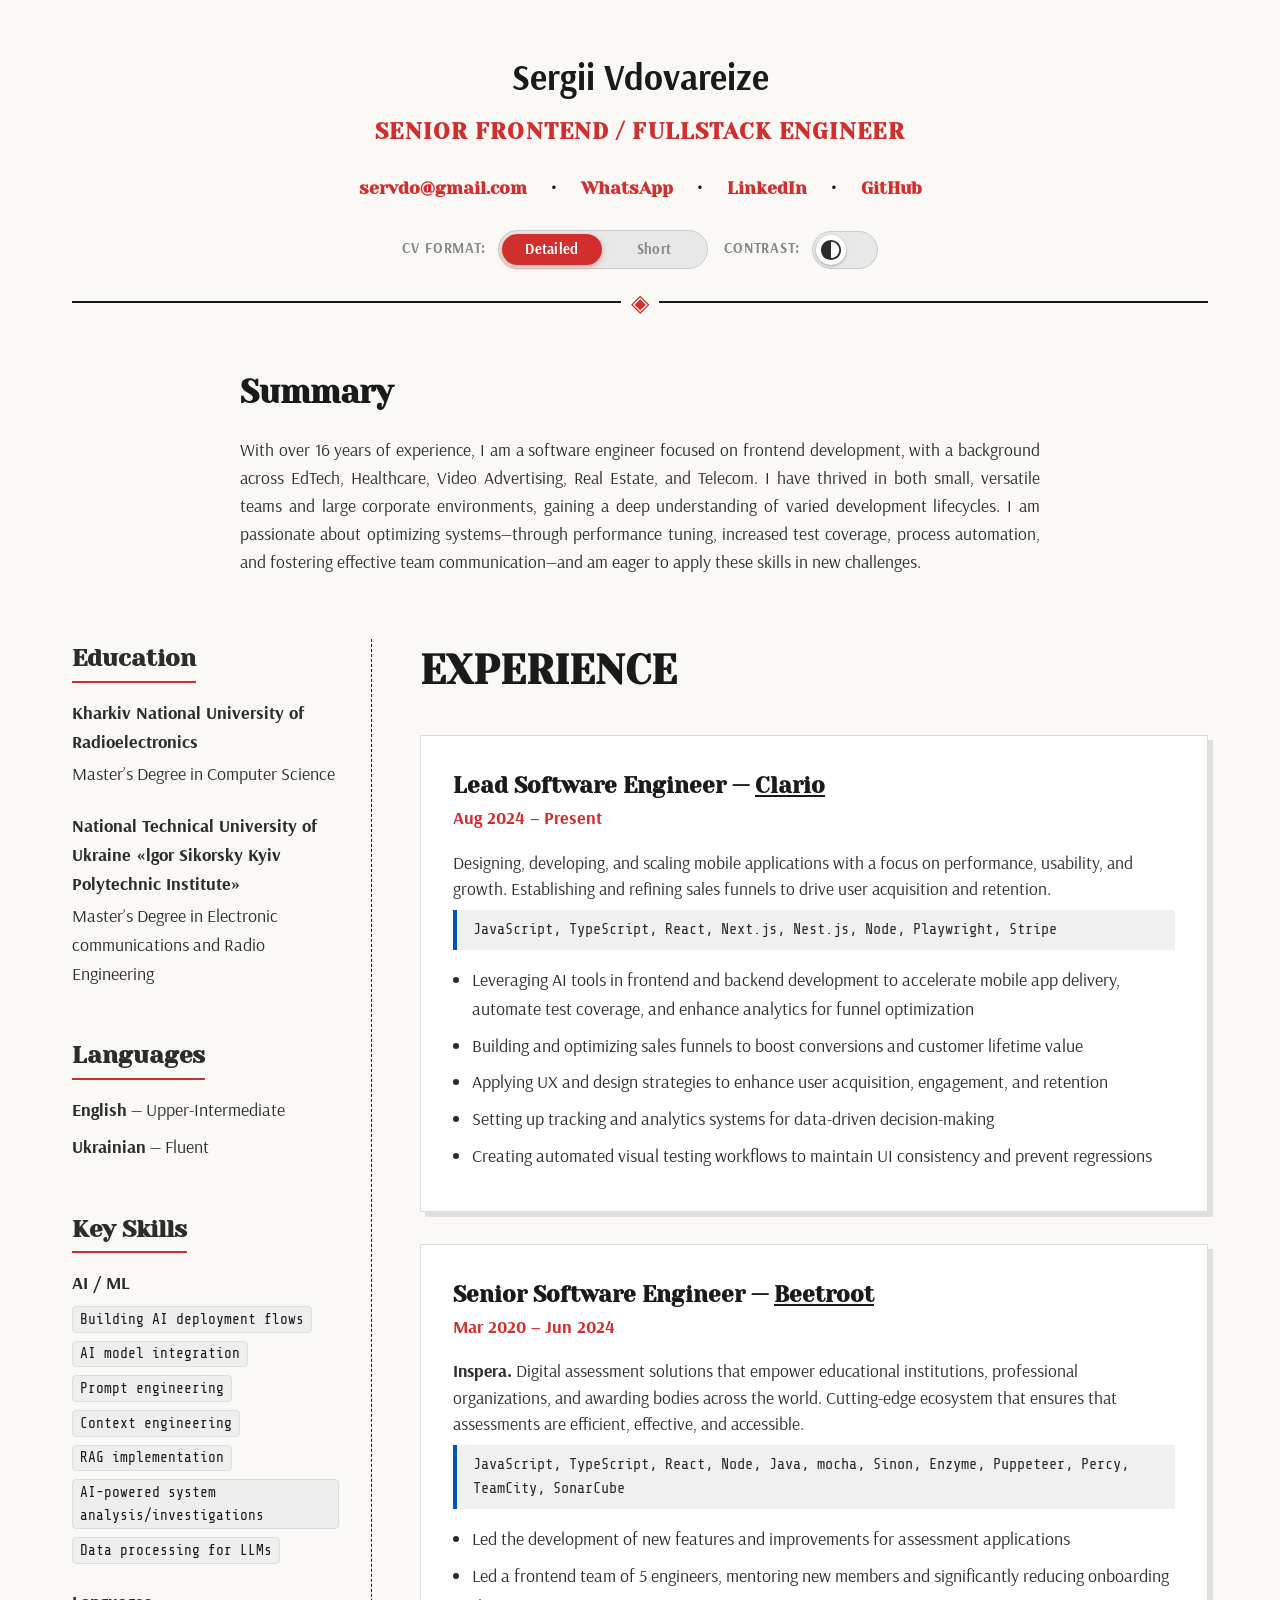
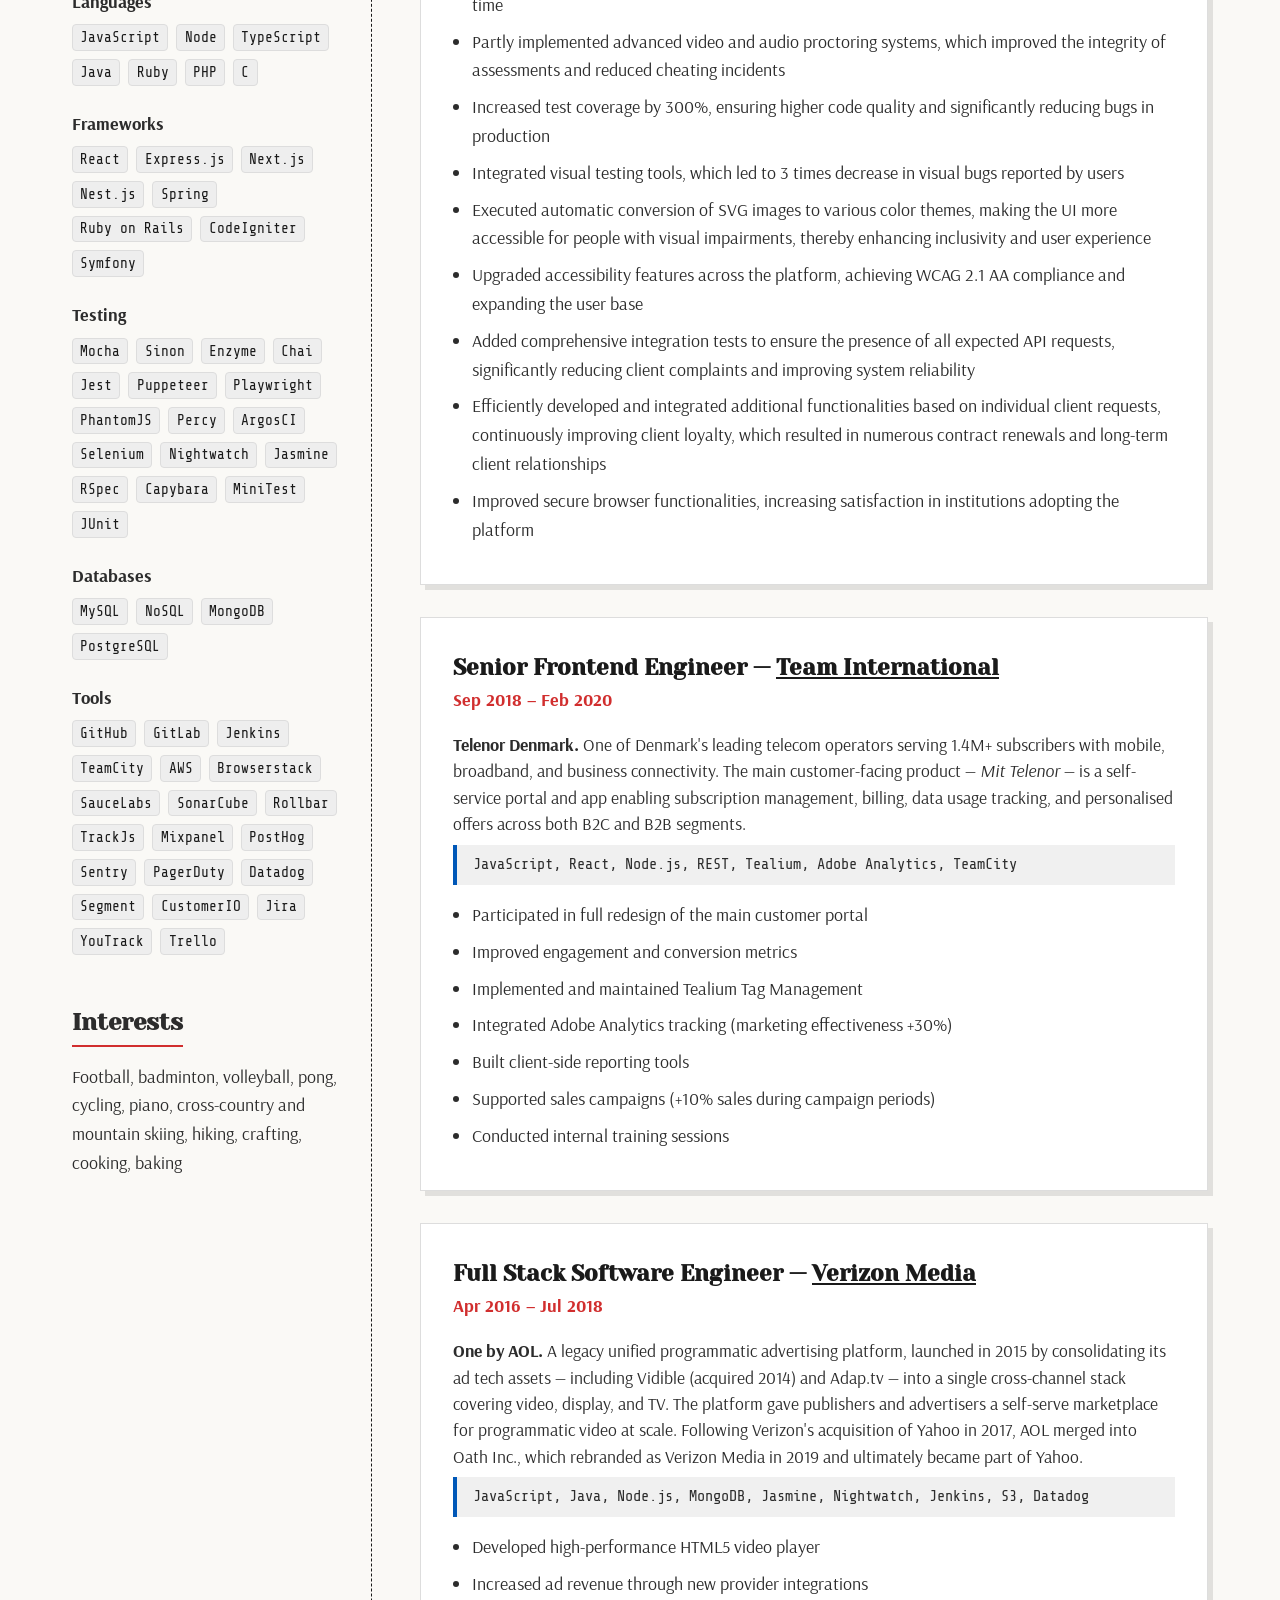
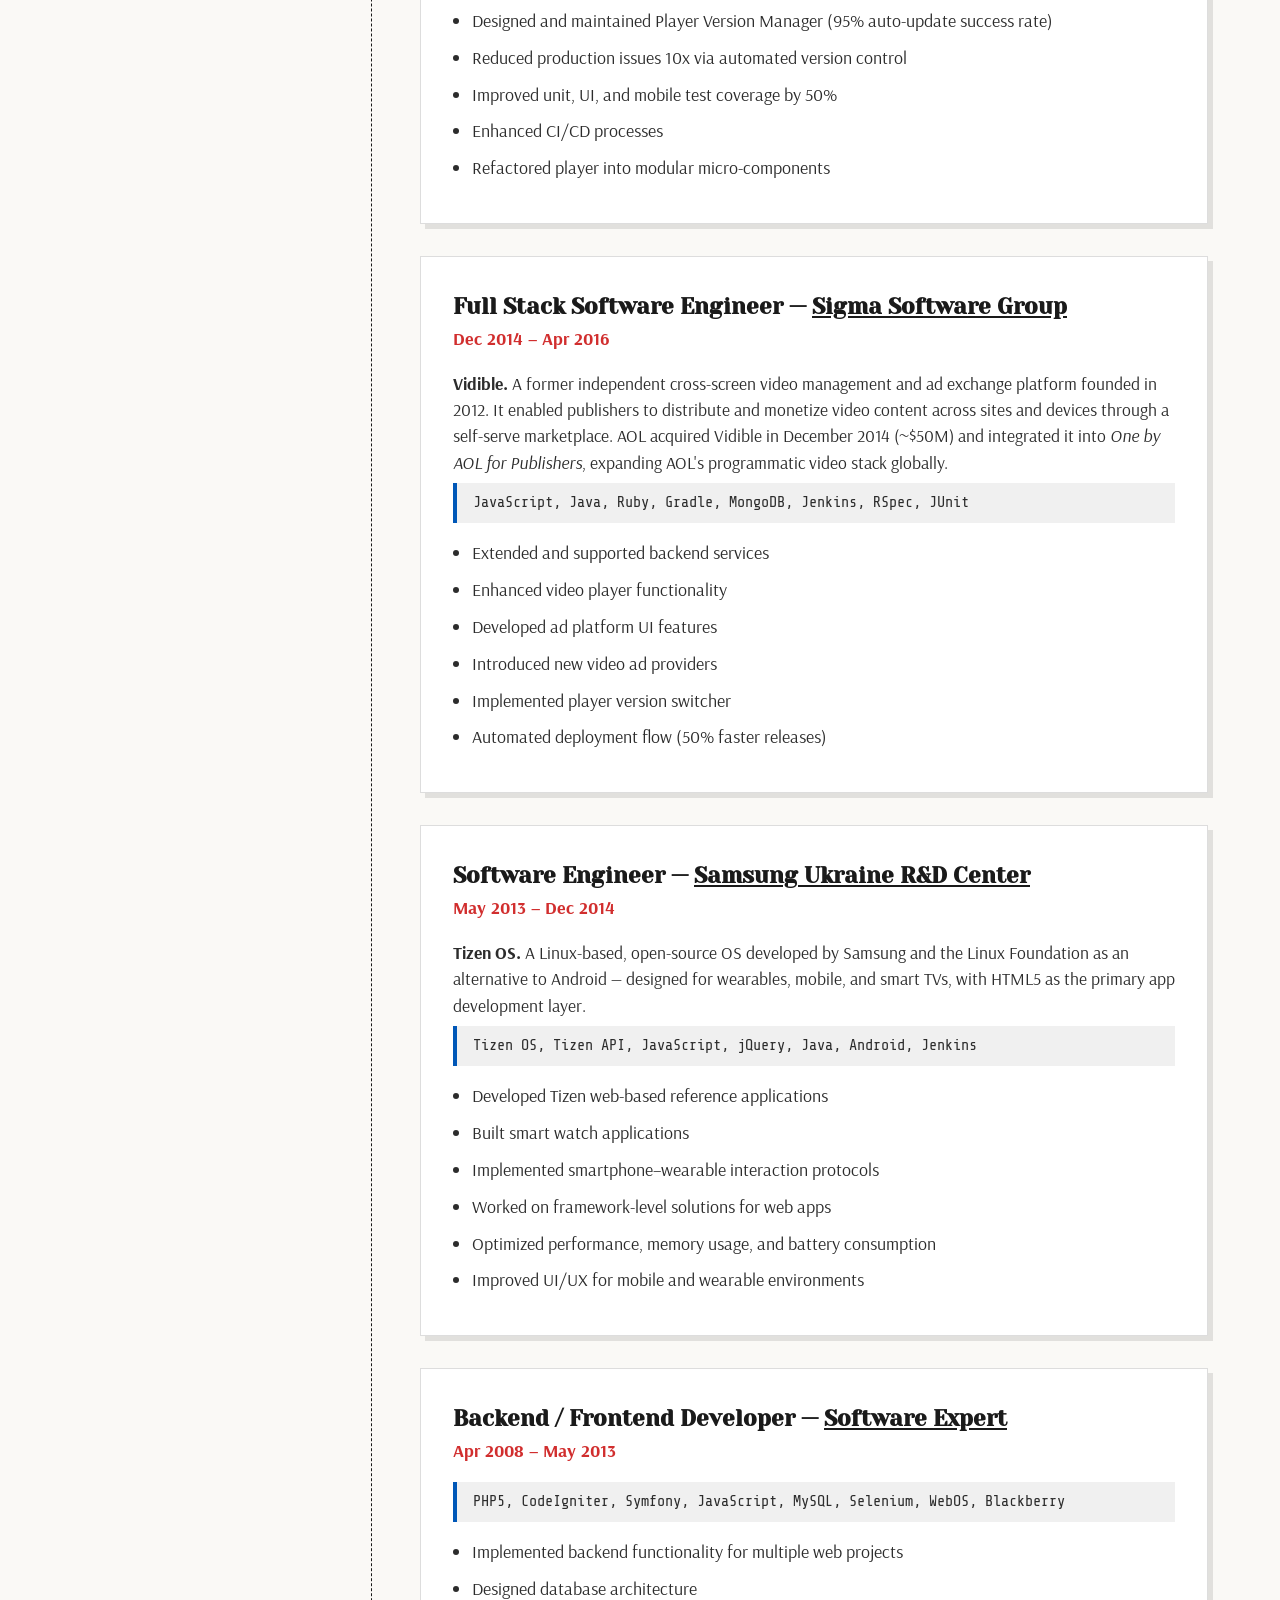
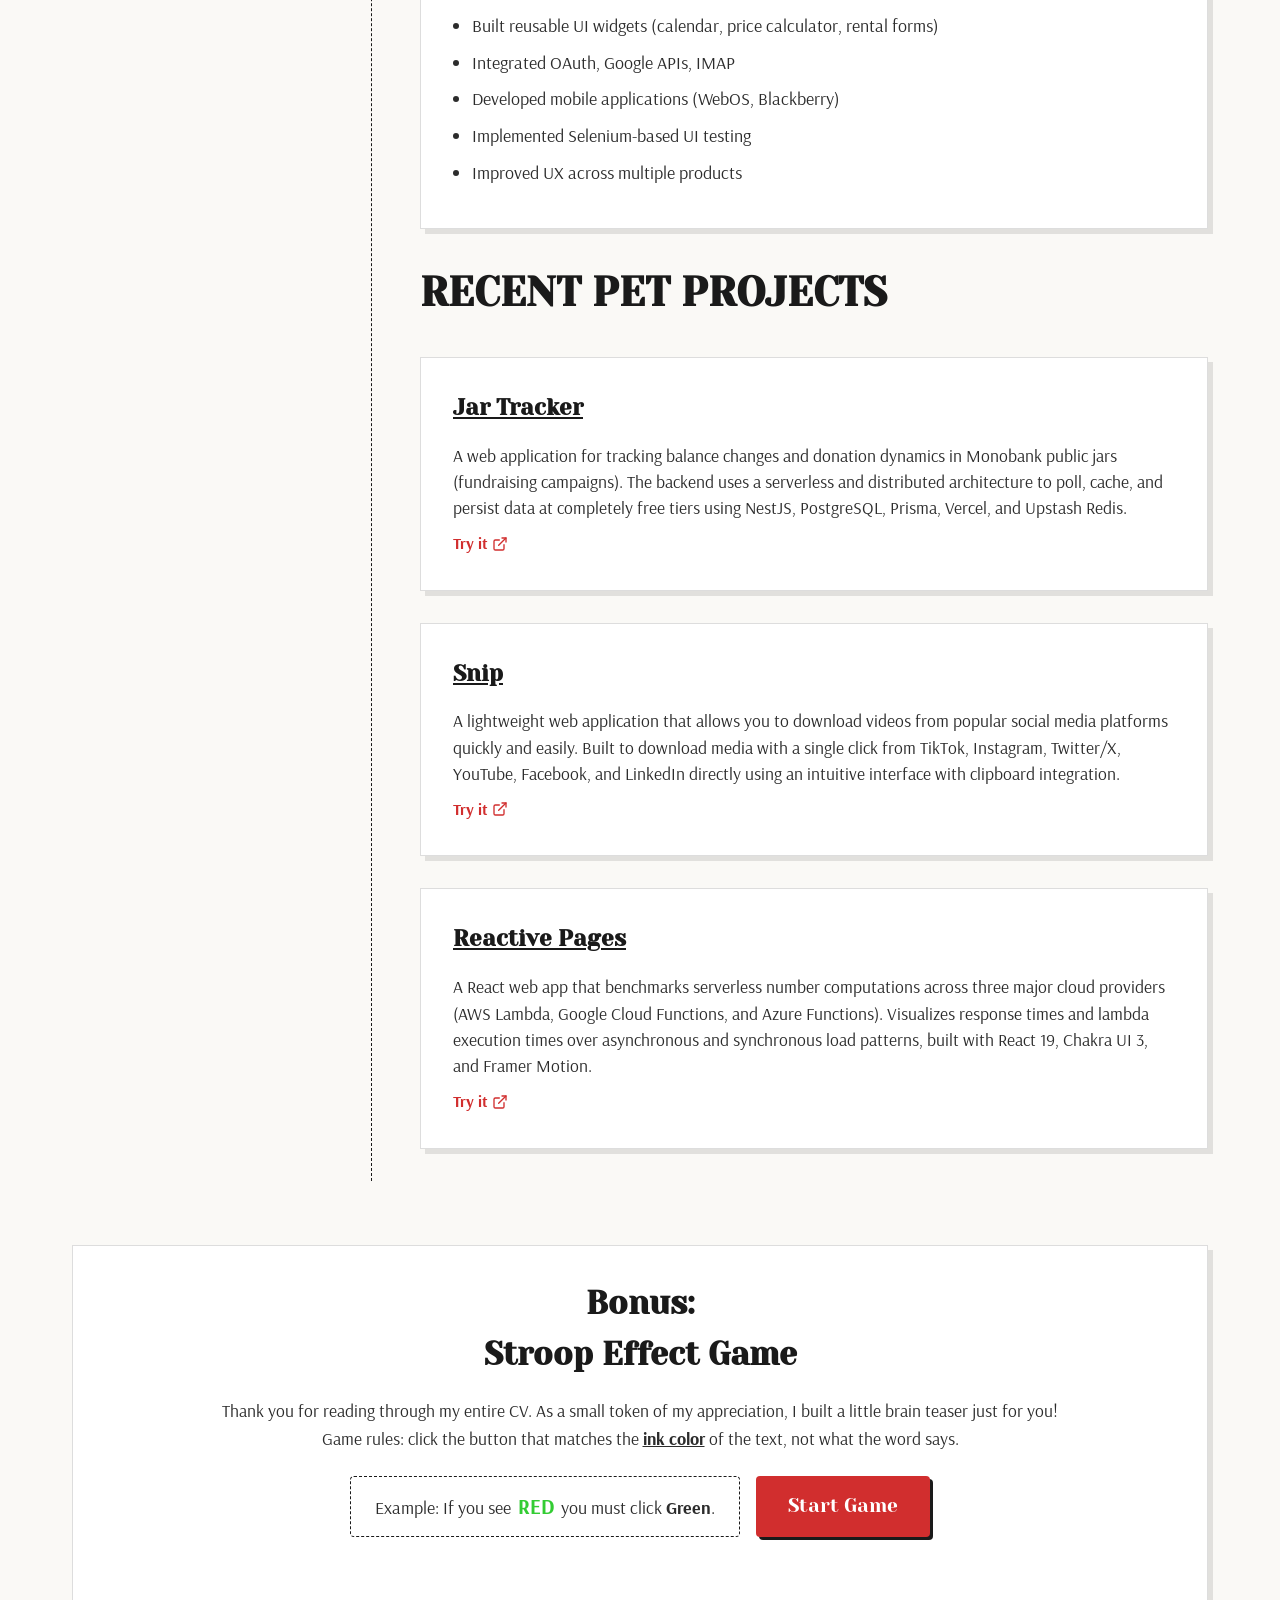
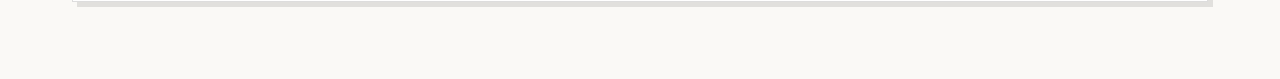
<file: index.html>
<!doctype html>
<html lang="en">
  <head>
    <meta charset="UTF-8" />
    <meta name="viewport" content="width=device-width, initial-scale=1.0" />
    <meta name="theme-color" content="#faf9f6" id="theme-color-meta" />
    <meta name="trustpilot-one-time-domain-verification-id" content="697d2193-cb63-4d47-b152-99cbea6f978d"/>
    <meta
      name="description"
      content="Sergii Vdovareize, a Senior Frontend / Fullstack Engineer. Passionate about performant user interfaces, robust APIs, and web technologies."
    />
    <!-- SVG Favicon -->
    <link
      rel="icon"
      href="data:image/svg+xml,<svg xmlns=%22http://www.w3.org/2000/svg%22 viewBox=%220 0 100 100%22><text y=%22.9em%22 font-size=%2290%22>👨‍💻</text></svg>"
    />

    <title>Sergii Vdovareize - Portfolio</title>
    <!-- Ukrainian Designed Fonts: Arsenal (Sans) and Yeseva One (Serif) -->
    <link rel="preconnect" href="https://fonts.googleapis.com" />
    <link rel="preconnect" href="https://fonts.gstatic.com" crossorigin />
    <link
      href="https://fonts.googleapis.com/css2?family=Arsenal:ital,wght@0,400;0,700;1,400;1,700&family=Yeseva+One&family=Share+Tech+Mono&display=swap"
      rel="stylesheet"
    />
    <link rel="stylesheet" href="styles.css" />
  </head>
  <body>
    <!-- Sticky toggle bar (appears on scroll) -->
    <div class="sticky-cv-bar" id="stickyCvBar">
      <div class="toggles-container">
        <div class="toggles-wrapper">
          <div class="exp-toggle">
            <span class="slider"></span>
            <button
              class="exp-toggle-btn sticky-btn active"
              data-mode="detailed"
            >
              Detailed
            </button>
            <button class="exp-toggle-btn sticky-btn" data-mode="short">
              Short
            </button>
          </div>
        </div>
        <div class="toggles-wrapper">
          <button
            class="contrast-toggle-btn"
            aria-label="Toggle High Contrast"
            title="Toggle High Contrast"
          >
            <span class="contrast-slider"></span>
          </button>
        </div>
      </div>
    </div>
    <main class="content-wrapper">
      <header class="hero">
        <h1 class="name">Sergii Vdovareize</h1>
        <p class="role">Senior Frontend / Fullstack Engineer</p>
        <div class="contact-links">
          <span id="email-link"></span>
          <span class="dot">•</span>
          <a href="https://wa.me/qr/EJQQGKHOLKCTM1" id="whatsapp-link"
            >WhatsApp</a
          >
          <span class="dot">•</span>
          <a
            href="https://www.linkedin.com/in/sergiivdovareize"
            target="_blank"
            id="linkedin-link"
            >LinkedIn</a
          >
          <span class="dot">•</span>
          <a
            href="https://github.com/SergiiVdovareize"
            target="_blank"
            id="github-link"
            >GitHub</a
          >
        </div>
        <div class="toggles-container mt-1-5">
          <div class="toggles-wrapper cv-format-toggle mt-0">
            <span class="cv-format-label">CV Format:</span>
            <div class="exp-toggle" id="expToggle">
              <span class="slider"></span>
              <button class="exp-toggle-btn active" data-mode="detailed">
                Detailed
              </button>
              <button class="exp-toggle-btn" data-mode="short">Short</button>
            </div>
          </div>
          <div class="toggles-wrapper">
            <span class="cv-format-label">Contrast:</span>
            <button
              class="contrast-toggle-btn"
              aria-label="Toggle High Contrast"
              title="Toggle High Contrast"
            >
              <span class="contrast-slider"></span>
            </button>
          </div>
        </div>
      </header>

      <section class="intro">
        <h2>Summary</h2>
        <p>
          With over 16 years of experience, I am a software engineer focused on frontend development, with a background across EdTech,
          Healthcare, Video Advertising, Real Estate, and Telecom. I have thrived in both small, versatile teams and large corporate
          environments, gaining a deep understanding of varied development lifecycles. I am passionate about optimizing
          systems—through performance tuning, increased test coverage, process automation, and fostering effective team
          communication—and am eager to apply these skills in new challenges.
        </p>
      </section>

      <div class="grid-layout">
        <aside class="sidebar">
          <div class="block">
            <h2>Education</h2>
            <div class="item">
              <h3>Kharkiv National University of Radioelectronics</h3>
              <p>Master’s Degree in Computer Science</p>
            </div>
            <div class="item">
              <h3>
                National Technical University of Ukraine «lgor Sikorsky Kyiv
                Polytechnic Institute»
              </h3>
              <p>
                Master’s Degree in Electronic communications and Radio
                Engineering
              </p>
            </div>
          </div>

          <div class="block">
            <h2>Languages</h2>
            <ul class="simple-list">
              <li><strong>English</strong> — Upper-Intermediate</li>
              <li><strong>Ukrainian</strong> — Fluent</li>
            </ul>
          </div>

          <div class="block skills-block">
            <h2>Key Skills</h2>
            <!-- Short mode: flat, top-skills only -->
            <div class="skills-short">
              <div class="tags">
                <span class="tag">AI Integration</span>
                <span class="tag">RAG</span>
                <span class="tag">JavaScript</span>
                <span class="tag">TypeScript</span>
                <span class="tag">React</span>
                <span class="tag">Next.js</span>
                <span class="tag">Node</span>
                <span class="tag">Nest.js</span>
                <span class="tag">Java</span>
                <span class="tag">PostgreSQL</span>
                <span class="tag">MongoDB</span>
                <span class="tag">Jest</span>
                <span class="tag">Enzyme</span>
                <span class="tag">Chai</span>
                <span class="tag">Playwright</span>
                <span class="tag">AWS</span>
                <span class="tag">Docker</span>
                <span class="tag">CI/CD</span>
              </div>
            </div>
            <!-- Detailed mode: grouped -->
            <div class="skills-detailed">
              <div class="skill-group">
                <h3>AI / ML</h3>
                <div class="tags">
                  <span class="tag">Building AI deployment flows</span>
                  <span class="tag">AI model integration</span>
                  <span class="tag">Prompt engineering</span>
                  <span class="tag">Context engineering</span>
                  <span class="tag">RAG implementation</span>
                  <span class="tag">AI-powered system analysis/investigations</span>
                  <span class="tag">Data processing for LLMs</span>
                </div>
              </div>

              <div class="skill-group">
                <h3>Languages</h3>
                <div class="tags">
                  <span class="tag">JavaScript</span>
                  <span class="tag">Node</span>
                  <span class="tag">TypeScript</span>
                  <span class="tag">Java</span>
                  <span class="tag">Ruby</span>
                  <span class="tag">PHP</span>
                  <span class="tag">C</span>
                </div>
              </div>

              <div class="skill-group">
                <h3>Frameworks</h3>
                <div class="tags">
                  <span class="tag">React</span>
                  <span class="tag">Express.js</span>
                  <span class="tag">Next.js</span>
                  <span class="tag">Nest.js</span>
                  <span class="tag">Spring</span>
                  <span class="tag">Ruby on Rails</span>
                  <span class="tag">CodeIgniter</span>
                  <span class="tag">Symfony</span>
                </div>
              </div>

              <div class="skill-group">
                <h3>Testing</h3>
                <div class="tags">
                  <span class="tag">Mocha</span>
                  <span class="tag">Sinon</span>
                  <span class="tag">Enzyme</span>
                  <span class="tag">Chai</span>
                  <span class="tag">Jest</span>
                  <span class="tag">Puppeteer</span>
                  <span class="tag">Playwright</span>
                  <span class="tag">PhantomJS</span>
                  <span class="tag">Percy</span>
                  <span class="tag">ArgosCI</span>
                  <span class="tag">Selenium</span>
                  <span class="tag">Nightwatch</span>
                  <span class="tag">Jasmine</span>
                  <span class="tag">RSpec</span>
                  <span class="tag">Capybara</span>
                  <span class="tag">MiniTest</span>
                  <span class="tag">JUnit</span>
                </div>
              </div>

              <div class="skill-group">
                <h3>Databases</h3>
                <div class="tags">
                  <span class="tag">MySQL</span>
                  <span class="tag">NoSQL</span>
                  <span class="tag">MongoDB</span>
                  <span class="tag">PostgreSQL</span>
                </div>
              </div>

              <div class="skill-group">
                <h3>Tools</h3>
                <div class="tags">
                  <span class="tag">GitHub</span>
                  <span class="tag">GitLab</span>
                  <span class="tag">Jenkins</span>
                  <span class="tag">TeamCity</span>
                  <span class="tag">AWS</span>
                  <span class="tag">Browserstack</span>
                  <span class="tag">SauceLabs</span>
                  <span class="tag">SonarCube</span>
                  <span class="tag">Rollbar</span>
                  <span class="tag">TrackJs</span>
                  <span class="tag">Mixpanel</span>
                  <span class="tag">PostHog</span>
                  <span class="tag">Sentry</span>
                  <span class="tag">PagerDuty</span>
                  <span class="tag">Datadog</span>
                  <span class="tag">Segment</span>
                  <span class="tag">CustomerIO</span>
                  <span class="tag">Jira</span>
                  <span class="tag">YouTrack</span>
                  <span class="tag">Trello</span>
                </div>
              </div>
            </div>
          </div>

          <div class="block hobbies-block">
            <h2>Interests</h2>
            <ul class="simple-list">
              <li>
                Football, badminton, volleyball, pong, cycling, piano,
                cross-country and mountain skiing, hiking, crafting, cooking,
                baking
              </li>
            </ul>
          </div>
        </aside>

        <section class="experience" id="experienceSection">
          <h2>Experience</h2>

          <article class="job">
            <div class="job-header">
              <h3>
                Lead Software Engineer —
                <a
                  class="company"
                  href="https://www.linkedin.com/company/clario-tech/"
                  target="_blank"
                  >Clario</a
                >
              </h3>
              <div class="job-subtitle">
                <span class="date">Aug 2024 – Present</span>
                <span class="location">Lviv</span>
              </div>
            </div>
            <p class="desc desc-full">
              Designing, developing, and scaling mobile applications with a focus on performance, usability, and growth. Establishing and refining sales funnels to drive user acquisition and retention.
            </p>
            <p class="desc desc-short">
              Designing, developing, and scaling mobile applications with a focus on performance, usability, and growth. Establishing and refining sales funnels to drive user acquisition and retention.
            </p>
            <div class="tech-stack">
              JavaScript, TypeScript, React, Next.js, Nest.js, Node, Playwright, Stripe
            </div>
            <ul class="achievements-full">
              <li>
                Leveraging AI tools in frontend and backend development to accelerate mobile app delivery, automate test coverage, and enhance analytics for funnel optimization
              </li>
              <li>
                Building and optimizing sales funnels to boost conversions and customer lifetime value
              </li>
              <li>
                Applying UX and design strategies to enhance user acquisition, engagement, and retention
              </li>
              <li>
                Setting up tracking and analytics systems for data-driven decision-making
              </li>
              <li>
                Creating automated visual testing workflows to maintain UI consistency and prevent regressions
              </li>
            </ul>
            <ul class="achievements-short">
              <li>Leveraging AI tools to accelerate mobile app delivery and automate test coverage</li>
              <li>Building and optimizing sales funnels to boost conversions and customer lifetime value</li>
              <li>Applying UX and design strategies to enhance user acquisition, engagement, and retention</li>
              <li>Setting up tracking and analytics systems for data-driven decision-making</li>
              <li>Creating automated visual testing workflows to maintain UI consistency and prevent regressions</li>
            </ul>
          </article>

          <article class="job">
            <div class="job-header">
              <h3>
                Senior Software Engineer —
                <a
                  class="company"
                  href="https://www.linkedin.com/company/beetroot-se"
                  target="_blank"
                  >Beetroot</a
                >
              </h3>
              <div class="job-subtitle">
                <span class="date">Mar 2020 – Jun 2024</span>
                <span class="location">Kharkiv / Lviv</span>
              </div>
            </div>
            <p class="meta">Project: Inspera (Digital Assessment Platform)</p>
            <p class="desc desc-full">
              <strong>Inspera.</strong> Digital assessment solutions that empower educational institutions, professional organizations, and awarding bodies across the world. Cutting-edge ecosystem that ensures that assessments are efficient, effective, and accessible.
            </p>
            <p class="desc desc-short">
              <strong>Inspera.</strong> Digital assessment solutions that empower educational institutions, professional organizations, and awarding bodies across the world.
            </p>
            <div class="tech-stack">
              JavaScript, TypeScript, React, Node, Java, mocha, Sinon, Enzyme, Puppeteer, Percy, TeamCity, SonarCube
            </div>
            <ul class="achievements-full">
              <li>Led the development of new features and improvements for assessment applications</li>
              <li>Led a frontend team of 5 engineers, mentoring new members and significantly reducing onboarding time</li>
              <li>Partly implemented advanced video and audio proctoring systems, which improved the integrity of assessments and reduced cheating incidents</li>
              <li>Increased test coverage by 300%, ensuring higher code quality and significantly reducing bugs in production</li>
              <li>Integrated visual testing tools, which led to 3 times decrease in visual bugs reported by users</li>
              <li>Executed automatic conversion of SVG images to various color themes, making the UI more accessible for people with visual impairments, thereby enhancing inclusivity and user experience</li>
              <li>Upgraded accessibility features across the platform, achieving WCAG 2.1 AA compliance and expanding the user base</li>
              <li>Added comprehensive integration tests to ensure the presence of all expected API requests, significantly reducing client complaints and improving system reliability</li>
              <li>Efficiently developed and integrated additional functionalities based on individual client requests, continuously improving client loyalty, which resulted in numerous contract renewals and long-term client relationships</li>
              <li>Improved secure browser functionalities, increasing satisfaction in institutions adopting the platform</li>
            </ul>
            <ul class="achievements-short">
              <li>Led frontend team of 5, mentoring new members and reducing onboarding time</li>
              <li>Increased test coverage by 300% and integrated visual testing tools (3x fewer visual bugs)</li>
              <li>Upgraded accessibility features (WCAG 2.1 AA compliance) and proctoring systems</li>
              <li>Improved secure browser functionalities to increase satisfaction in institutions</li>
            </ul>
          </article>

          <article class="job">
            <div class="job-header">
              <h3>
                Senior Frontend Engineer —
                <a
                  class="company"
                  href="https://www.linkedin.com/company/team-international/"
                  target="_blank"
                  >Team International</a
                >
              </h3>
              <div class="job-subtitle">
                <span class="date">Sep 2018 – Feb 2020</span>
                <span class="location">Kharkiv</span>
              </div>
            </div>
            <p class="meta">Client: Telenor Denmark</p>
            <p class="desc desc-full">
              <strong>Telenor Denmark.</strong> One of Denmark's leading telecom
              operators serving 1.4M+ subscribers with mobile, broadband, and
              business connectivity. The main customer-facing product —
              <em>Mit Telenor</em> — is a self-service portal and app enabling
              subscription management, billing, data usage tracking, and
              personalised offers across both B2C and B2B segments.
            </p>
            <p class="desc desc-short">
              <strong>Telenor Denmark.</strong> Leading Danish telecom (1.4M+
              subscribers) — redesign of the <em>Mit Telenor</em> self-service
              portal and app.
            </p>
            <div class="tech-stack">
              JavaScript, React, Node.js, REST, Tealium, Adobe Analytics,
              TeamCity
            </div>
            <ul class="achievements-full">
              <li>Participated in full redesign of the main customer portal</li>
              <li>Improved engagement and conversion metrics</li>
              <li>Implemented and maintained Tealium Tag Management</li>
              <li>
                Integrated Adobe Analytics tracking (marketing effectiveness
                +30%)
              </li>
              <li>Built client-side reporting tools</li>
              <li>
                Supported sales campaigns (+10% sales during campaign periods)
              </li>
              <li>Conducted internal training sessions</li>
            </ul>
            <ul class="achievements-short">
              <li>Full portal redesign; improved engagement & conversion</li>
              <li>
                Adobe Analytics integration (+30% marketing effectiveness)
              </li>
              <li>Campaign support (+10% sales) and internal training</li>
              <li>Built client-side reporting tools</li>
            </ul>
          </article>

          <article class="job job-detailed">
            <div class="job-header">
              <h3>
                Full Stack Software Engineer —
                <a
                  class="company"
                  href="https://www.linkedin.com/company/verizon-media/"
                  target="_blank"
                  >Verizon Media</a
                >
              </h3>
              <div class="job-subtitle">
                <span class="date">Apr 2016 – Jul 2018</span>
                <span class="location">Dublin</span>
              </div>
            </div>
            <!-- <p class="meta">Project: One by AOL (Programmatic Video Platform)</p> -->
            <p class="desc desc-full">
              <strong>One by AOL.</strong> A legacy unified programmatic
              advertising platform, launched in 2015 by consolidating its ad
              tech assets — including Vidible (acquired 2014) and Adap.tv — into
              a single cross-channel stack covering video, display, and TV. The
              platform gave publishers and advertisers a self-serve marketplace
              for programmatic video at scale. Following Verizon's acquisition
              of Yahoo in 2017, AOL merged into Oath Inc., which rebranded as
              Verizon Media in 2019 and ultimately became part of Yahoo.
            </p>
            <p class="desc desc-short">
              <strong>One by AOL.</strong> AOL's unified programmatic video
              &amp; display ad platform — later rebranded through Oath to
              Verizon Media (now Yahoo).
            </p>
            <div class="tech-stack">
              JavaScript, Java, Node.js, MongoDB, Jasmine, Nightwatch, Jenkins,
              S3, Datadog
            </div>
            <ul class="achievements-full">
              <li>Developed high-performance HTML5 video player</li>
              <li>Increased ad revenue through new provider integrations</li>
              <li>
                Designed and maintained Player Version Manager (95% auto-update
                success rate)
              </li>
              <li>
                Reduced production issues 10x via automated version control
              </li>
              <li>Improved unit, UI, and mobile test coverage by 50%</li>
              <li>Enhanced CI/CD processes</li>
              <li>Refactored player into modular micro-components</li>
            </ul>
          </article>

          <article class="job job-detailed">
            <div class="job-header">
              <h3>
                Full Stack Software Engineer —
                <a
                  class="company"
                  href="https://www.linkedin.com/company/sigma-software-group"
                  target="_blank"
                  >Sigma Software Group</a
                >
              </h3>
              <div class="job-subtitle">
                <span class="date">Dec 2014 – Apr 2016</span>
                <span class="location">Kharkiv</span>
              </div>
            </div>
            <!-- <p class="meta">Project: Vidible (Video Advertising Platform)</p> -->
            <p class="desc desc-full">
              <strong>Vidible.</strong> A former independent cross-screen video
              management and ad exchange platform founded in 2012. It enabled
              publishers to distribute and monetize video content across sites
              and devices through a self-serve marketplace. AOL acquired Vidible
              in December 2014 (~$50M) and integrated it into
              <em>One by AOL for Publishers</em>, expanding AOL's programmatic
              video stack globally.
            </p>
            <p class="desc desc-short">
              <strong>Vidible.</strong> Cross-screen video ad exchange acquired
              by AOL (~$50M, 2014) and integrated into One by AOL for
              Publishers.
            </p>
            <div class="tech-stack">
              JavaScript, Java, Ruby, Gradle, MongoDB, Jenkins, RSpec, JUnit
            </div>
            <ul class="achievements-full">
              <li>Extended and supported backend services</li>
              <li>Enhanced video player functionality</li>
              <li>Developed ad platform UI features</li>
              <li>Introduced new video ad providers</li>
              <li>Implemented player version switcher</li>
              <li>Automated deployment flow (50% faster releases)</li>
            </ul>
          </article>

          <article class="job job-detailed">
            <div class="job-header">
              <h3>
                Software Engineer —
                <a
                  class="company"
                  href="https://www.linkedin.com/company/samsung-electronics-ukraine-company/"
                  target="_blank"
                  >Samsung Ukraine R&amp;D Center</a
                >
              </h3>
              <div class="job-subtitle">
                <span class="date">May 2013 – Dec 2014</span>
                <span class="location">Kharkiv</span>
              </div>
            </div>
            <p class="desc desc-full">
              <strong>Tizen OS.</strong> A Linux-based, open-source OS developed
              by Samsung and the Linux Foundation as an alternative to Android —
              designed for wearables, mobile, and smart TVs, with HTML5 as the
              primary app development layer.
            </p>
            <p class="desc desc-short">
              <strong>Tizen OS.</strong> Samsung's Linux-based OS for wearables
              and mobile, using HTML5 for app development.
            </p>
            <div class="tech-stack">
              Tizen OS, Tizen API, JavaScript, jQuery, Java, Android, Jenkins
            </div>
            <ul class="achievements-full">
              <li>Developed Tizen web-based reference applications</li>
              <li>Built smart watch applications</li>
              <li>Implemented smartphone–wearable interaction protocols</li>
              <li>Worked on framework-level solutions for web apps</li>
              <li>
                Optimized performance, memory usage, and battery consumption
              </li>
              <li>Improved UI/UX for mobile and wearable environments</li>
            </ul>
          </article>

          <!-- Merged card visible only in short mode -->
          <article class="job job-merged">
            <div class="job-header">
              <h3>
                Full Stack Software Engineer —
                <a
                  class="company"
                  href="https://www.linkedin.com/company/sigma-software-group/"
                  target="_blank"
                  >Sigma Software Group</a
                >,
                <a
                  class="company"
                  href="https://www.linkedin.com/company/verizon-media/"
                  target="_blank"
                  >Verizon Media</a
                >
              </h3>
              <div class="job-subtitle">
                <span class="date">Dec 2014 – Jul 2018</span>
                <span class="location">Kharkiv, Dublin</span>
              </div>
            </div>
            <p class="desc desc-short">
              <strong>Vidible / One by AOL.</strong> A unified programmatic
              video &amp; display ad platform — later rebranded through Oath to
              Verizon Media (now Yahoo).
            </p>
            <ul class="achievements-short">
              <li>Developed high-performance HTML5 video player</li>
              <li>Increased ad revenue through new provider integrations</li>
              <li>
                Designed and maintained Player Version Manager (95% auto-update
                success rate)
              </li>
              <li>
                Reduced production issues 10x via automated version control
              </li>
              <li>Improved unit, UI, and mobile test coverage by 50%</li>
              <li>Developed ad platform UI features</li>
              <li>Automated deployment flow (50% faster releases)</li>
            </ul>
          </article>

          <article class="job job-detailed">
            <div class="job-header">
              <h3>
                Backend / Frontend Developer —
                <a
                  class="company"
                  href="https://www.linkedin.com/company/software-expert/"
                  target="_blank"
                  >Software Expert</a
                >
              </h3>
              <div class="job-subtitle">
                <span class="date">Apr 2008 – May 2013</span>
                <span class="location">Kharkiv</span>
              </div>
            </div>
            <div class="tech-stack">
              PHP5, CodeIgniter, Symfony, JavaScript, MySQL, Selenium, WebOS,
              Blackberry
            </div>
            <ul class="achievements-full">
              <li>
                Implemented backend functionality for multiple web projects
              </li>
              <li>Designed database architecture</li>
              <li>
                Built reusable UI widgets (calendar, price calculator, rental
                forms)
              </li>
              <li>Integrated OAuth, Google APIs, IMAP</li>
              <li>Developed mobile applications (WebOS, Blackberry)</li>
              <li>Implemented Selenium-based UI testing</li>
              <li>Improved UX across multiple products</li>
            </ul>
            <ul class="achievements-short">
              <li>
                Backend, DB architecture, reusable UI widgets for multiple
                projects
              </li>
              <li>OAuth/APIs integration; mobile apps; Selenium UI testing</li>
            </ul>
          </article>

          <!-- Merged card visible only in short mode -->
          <article class="job job-merged">
            <div class="job-header">
              <h3>Earlier Experience</h3>
              <div class="job-subtitle">
                <span class="date">Apr 2008 – Apr 2016</span>
                <span class="location">Kharkiv</span>
              </div>
            </div>
            <ul>
              <li>
                <strong
                  ><a
                    class="company"
                    href="https://www.linkedin.com/company/samsung-electronics-ukraine-company/"
                    target="_blank"
                    >Samsung Ukraine R&D</a
                  ></strong
                >
                — Tizen web apps, smart watch & wearable protocols, performance
                optimisation
              </li>
              <li>
                <strong
                  ><a
                    class="company"
                    href="https://www.linkedin.com/company/software-expert/"
                    target="_blank"
                    >Software Expert</a
                  ></strong
                >
                — Backend, DB architecture, reusable UI widgets, OAuth/APIs,
                mobile apps (WebOS, Blackberry)
              </li>
            </ul>
          </article>

          <h2 class="pet-projects-title">Recent Pet Projects</h2>

          <!-- Merged card visible only in short mode -->
          <article class="job job-merged">
            <ul>
              <li data-project="jar-tracker">
                <a
                  class="project-repo"
                  href="https://github.com/SergiiVdovareize/jar-tracker"
                  target="_blank"
                  >Jar Tracker</a
                >
                — Monobank jars donation dynamics tracker.
              </li>
              <li data-project="snip">
                <a
                  class="project-repo"
                  href="https://github.com/SergiiVdovareize/snip"
                  target="_blank"
                  >Snip</a
                >
                — Download videos from social media.
              </li>
              <li data-project="reactive-pages">
                <a
                  class="project-repo"
                  href="https://github.com/SergiiVdovareize/reactive-pages"
                  target="_blank"
                  >Reactive Pages</a
                >
                — Serverless number computations benchmark.
              </li>
            </ul>
          </article>

          <article class="job job-detailed" data-project="jar-tracker">
            <div class="job-header">
              <h3>
                <a
                  class="project-repo"
                  href="https://github.com/SergiiVdovareize/jar-tracker"
                  target="_blank"
                  >Jar Tracker</a
                >
              </h3>
            </div>
            <p class="desc desc-full">
              A web application for tracking balance changes and donation
              dynamics in Monobank public jars (fundraising campaigns). The
              backend uses a serverless and distributed architecture to poll,
              cache, and persist data at completely free tiers using NestJS,
              PostgreSQL, Prisma, Vercel, and Upstash Redis.
            </p>
            <a
              href="https://jar.vdovareize.me"
              target="_blank"
              class="try-it-link"
            >
              Try it
              <span class="try-it-icon">
                <svg
                  viewBox="0 0 24 24"
                  fill="none"
                  stroke="currentColor"
                  stroke-width="2"
                  stroke-linecap="round"
                  stroke-linejoin="round"
                >
                  <path
                    d="M18 13v6a2 2 0 0 1-2 2H5a2 2 0 0 1-2-2V8a2 2 0 0 1 2-2h6"
                  ></path>
                  <polyline points="15 3 21 3 21 9"></polyline>
                  <line x1="10" y1="14" x2="21" y2="3"></line>
                </svg>
              </span>
            </a>
          </article>

          <article class="job job-detailed" data-project="snip">
            <div class="job-header">
              <h3>
                <a
                  class="project-repo"
                  href="https://github.com/SergiiVdovareize/snip"
                  target="_blank"
                  >Snip</a
                >
              </h3>
            </div>
            <p class="desc desc-full">
              A lightweight web application that allows you to download videos
              from popular social media platforms quickly and easily. Built to
              download media with a single click from TikTok, Instagram,
              Twitter/X, YouTube, Facebook, and LinkedIn directly using an
              intuitive interface with clipboard integration.
            </p>
            <a
              href="https://snip.vdovareize.me"
              target="_blank"
              class="try-it-link"
            >
              Try it
              <span class="try-it-icon">
                <svg
                  viewBox="0 0 24 24"
                  fill="none"
                  stroke="currentColor"
                  stroke-width="2"
                  stroke-linecap="round"
                  stroke-linejoin="round"
                >
                  <path
                    d="M18 13v6a2 2 0 0 1-2 2H5a2 2 0 0 1-2-2V8a2 2 0 0 1 2-2h6"
                  ></path>
                  <polyline points="15 3 21 3 21 9"></polyline>
                  <line x1="10" y1="14" x2="21" y2="3"></line>
                </svg>
              </span>
            </a>
          </article>

          <article class="job job-detailed" data-project="reactive-pages">
            <div class="job-header">
              <h3>
                <a
                  class="project-repo"
                  href="https://github.com/SergiiVdovareize/reactive-pages"
                  target="_blank"
                  >Reactive Pages</a
                >
              </h3>
            </div>
            <p class="desc desc-full">
              A React web app that benchmarks serverless number computations
              across three major cloud providers (AWS Lambda, Google Cloud
              Functions, and Azure Functions). Visualizes response times and
              lambda execution times over asynchronous and synchronous load
              patterns, built with React 19, Chakra UI 3, and Framer Motion.
            </p>
            <a
              href="https://reactive.vdovareize.me"
              target="_blank"
              class="try-it-link"
            >
              Try it
              <span class="try-it-icon">
                <svg
                  viewBox="0 0 24 24"
                  fill="none"
                  stroke="currentColor"
                  stroke-width="2"
                  stroke-linecap="round"
                  stroke-linejoin="round"
                >
                  <path
                    d="M18 13v6a2 2 0 0 1-2 2H5a2 2 0 0 1-2-2V8a2 2 0 0 1 2-2h6"
                  ></path>
                  <polyline points="15 3 21 3 21 9"></polyline>
                  <line x1="10" y1="14" x2="21" y2="3"></line>
                </svg>
              </span>
            </a>
          </article>
        </section>
      </div>

      <section class="stroop-game-section" id="stroopGameSection">
        <div class="game-intro" id="stroopIntro">
          <h2>Bonus: <br />Stroop Effect Game</h2>
          <p class="game-description">
            Thank you for reading through my entire CV. As a small token of my
            appreciation, I built a little brain teaser just for you!
            <br />
            Game rules: click the button that matches the
            <strong class="ink-color-highlight">ink color</strong> of the text,
            not what the word says.
          </p>
          <div class="stroop-intro-actions">
            <div class="stroop-example">
              <span>Example: If you see </span>
              <span class="example-word">RED</span>
              <span> you must click <strong>Green</strong>.</span>
            </div>
            <button id="startStroopBtn" class="primary-btn">Start Game</button>
          </div>
        </div>
        <div class="game-container hidden" id="stroopGameContainer">
          <div class="game-header">
            <div class="timer">Time: <span id="stroopTimer">30</span>s</div>
            <div class="score">Score: <span id="stroopScore">0</span></div>
          </div>
          <div class="word-display" id="stroopWord">READY?</div>
          <div class="color-buttons" id="stroopColorButtons"></div>
        </div>
        <div class="game-over hidden" id="stroopGameOver">
          <h3>Time's up!</h3>
          <p>Your score: <span id="finalScore">0</span></p>
          <div id="leaderboardForm" class="leaderboard-form hidden">
            <p>Save your score to the leaderboard?</p>
            <div id="leaderboardList" class="leaderboard-list"></div>
            <div class="leaderboard-input-group">
              <input type="text" id="playerName" placeholder="Your name" maxlength="20" aria-label="Player Name" />
              <div class="leaderboard-actions">
                <button id="postScoreBtn" class="primary-btn">Post</button>
                <button id="skipScoreBtn" class="secondary-btn">Skip</button>
              </div>
            </div>
          </div>
          <button id="restartStroopBtn" class="primary-btn hidden">Play Again</button>
        </div>
      </section>

      <div id="bottom-scroller">_</div>
    </main>

    <script src="main.js" defer></script>
  </body>
</html>
</file>
<file: styles.css>
:root {
  --bg-color: #faf9f6;
  /* Off-white linen */
  --text-color: #2c2c2c;
  /* Charcoal */
  --accent-red: #d12e2e;
  /* Traditional embroidery red */
  --accent-black: #1a1a1a;
  --accent-blue: #0057b7;
  /* Ukrainian Flag Blue (subtle use) */
  --accent-yellow: #ffd700;
  /* Ukrainian Flag Yellow (subtle use) */

  --font-heading: "Yeseva One", serif;
  --font-body: "Arsenal", sans-serif;
  --font-mono: "Share Tech Mono", monospace;

  --pattern-size: 20px;
}

body.high-contrast {
  --bg-color: #000000;
  --text-color: #ffffff;
  --accent-red: #ffff00;
  --accent-black: #ffffff;
  --accent-blue: #3399ff;
  --accent-yellow: #ffff00;
  font-size: 20px;
}

*,
*::before,
*::after {
  box-sizing: border-box;
  margin: 0;
  padding: 0;
}

body {
  background-color: var(--bg-color);
  color: var(--text-color);
  font-family: var(--font-body);
  font-size: 18px;
  line-height: 1.6;
  overflow-x: hidden;
}

a {
  color: var(--accent-red);
  text-decoration: none;
  font-weight: 700;
  transition: all 0.2s;
  padding: 0.05rem 0.5rem;
}

a:hover {
  background-color: var(--accent-red);
  color: white;
  border-radius: 4px;
}

/* --- Embroidery Borders --- */
.embroidery-border {
  position: fixed;
  top: 0;
  bottom: 0;
  width: 40px;
  z-index: 100;
  background-image:
    linear-gradient(45deg,
      var(--accent-red) 25%,
      transparent 25%,
      transparent 75%,
      var(--accent-red) 75%,
      var(--accent-red)),
    linear-gradient(45deg,
      var(--accent-red) 25%,
      transparent 25%,
      transparent 75%,
      var(--accent-red) 75%,
      var(--accent-red));
  background-position:
    0 0,
    10px 10px;
  background-size: 20px 20px;
  opacity: 0.8;
}

.left {
  left: 0;
  border-right: 2px solid var(--accent-black);
}

.right {
  right: 0;
  border-left: 2px solid var(--accent-black);
}

/* --- Layout --- */
.content-wrapper {
  max-width: 1200px;
  margin: 0 auto;
  padding: 1.5rem 1rem 3rem 1rem;
}

#bottom-scroller {
  visibility: hidden;
}

@media (min-width: 768px) {
  .content-wrapper {
    padding: 3rem 2rem;
  }
}

/* --- Header --- */
.hero {
  text-align: center;
  margin-bottom: 4rem;
  padding-bottom: 2rem;
  border-bottom: 2px solid var(--accent-black);
  position: relative;
}

.hero::after {
  content: "◈";
  position: absolute;
  bottom: -20px;
  left: 50%;
  transform: translateX(-50%);
  background: var(--bg-color);
  padding: 0 10px;
  color: var(--accent-red);
  font-size: 1.5rem;
}

/* CV Format toggle in header */
.cv-format-toggle {
  display: flex;
  align-items: center;
  justify-content: center;
  gap: 0.75rem;
  margin-top: 1.5rem;
}

.cv-format-label {
  font-family: var(--font-body);
  font-size: 0.9rem;
  font-weight: 700;
  color: #888;
  text-transform: uppercase;
  letter-spacing: 0.06em;
}

.toggles-container {
  display: flex;
  align-items: center;
  justify-content: center;
  gap: 1rem;
  flex-wrap: wrap;
}

.mt-1-5 {
  margin-top: 1.5rem;
}

.mt-0 {
  margin-top: 0;
}

.toggles-wrapper {
  display: flex;
  align-items: center;
  gap: 0.75rem;
}

.contrast-toggle-btn {
  all: unset;
  box-sizing: border-box;
  cursor: pointer;
  width: 66px;
  height: 38px;
  background: #e8e8e8;
  border-radius: 999px;
  border: 1px solid #ccc;
  position: relative;
  transition: background-color 0.3s;
  display: inline-block;
  margin-top: 0.2rem;
}

.contrast-slider {
  box-sizing: border-box;
  position: absolute;
  top: 3px;
  left: 3px;
  width: 30px;
  height: 30px;
  background: #fff;
  border-radius: 50%;
  box-shadow: 0 1px 3px rgba(0, 0, 0, 0.3);
  transition: transform 0.3s cubic-bezier(0.4, 0, 0.2, 1);
  display: flex;
  align-items: center;
  justify-content: center;
  font-size: 16px;
}

.contrast-slider::after {
  content: "";
  display: block;
  width: 22px;
  height: 22px;
  background-image: url("data:image/svg+xml,%3Csvg xmlns='http://www.w3.org/2000/svg' viewBox='0 0 24 24'%3E%3Ccircle cx='12' cy='12' r='10' fill='%232c2c2c'/%3E%3Cpath d='M12 2a10 10 0 0 1 0 20V2z' fill='%23fff'/%3E%3Ccircle cx='12' cy='12' r='10' fill='none' stroke='%232c2c2c' stroke-width='2'/%3E%3C/svg%3E");
  background-size: contain;
  background-repeat: no-repeat;
  background-position: center;
}

.contrast-toggle-btn.active {
  background: var(--accent-black);
  border-color: var(--accent-black);
  outline: none;
  -webkit-tap-highlight-color: transparent;
}

.contrast-toggle-btn.active .contrast-slider {
  transform: translateX(28px);
}

.contrast-toggle-btn.active .contrast-slider::after {
  background-image: url("data:image/svg+xml,%3Csvg xmlns='http://www.w3.org/2000/svg' viewBox='0 0 24 24'%3E%3Ccircle cx='12' cy='12' r='10' fill='%232c2c2c'/%3E%3Cpath d='M12 2a10 10 0 0 0 0 20V2z' fill='%23fff'/%3E%3Ccircle cx='12' cy='12' r='10' fill='none' stroke='%232c2c2c' stroke-width='2'/%3E%3C/svg%3E");
}

/* Sticky CV bar */
.sticky-cv-bar {
  position: fixed;
  top: 0;
  left: 0;
  right: 0;
  z-index: 200;
  padding: 0.55rem 1.5rem;
  background: rgba(250, 249, 246, 0.92);
  backdrop-filter: blur(8px);
  -webkit-backdrop-filter: blur(8px);
  border-bottom: 1px solid #ddd;
  box-shadow: 0 2px 12px rgba(0, 0, 0, 0.08);
  transform: translateY(-110%);
  opacity: 0;
  transition:
    transform 0.28s ease,
    opacity 0.28s ease;
  pointer-events: none;
}

.sticky-cv-bar.visible {
  transform: translateY(0);
  opacity: 1;
  pointer-events: auto;
}

.name {
  color: var(--accent-black);
  margin-bottom: 0.5rem;
}

.role {
  font-size: 1.4rem;
  font-family: var(--font-heading);
  color: var(--accent-red);
  font-weight: 700;
  text-transform: uppercase;
  letter-spacing: 0.05em;
  margin-bottom: 1.5rem;
}

.contact-links {
  font-family: var(--font-heading);
  font-size: 1.1rem;
  display: flex;
  justify-content: center;
  flex-wrap: wrap;
  gap: 1rem 0;
}

.contact-links a {
  display: inline-block;
}

.dot {
  color: var(--accent-black);
  margin: 0 1rem;
  display: inline-block;
}

@media (max-width: 600px) {
  .dot {
    display: none;
  }

  .contact-links {
    flex-direction: column;
    gap: 0.5rem;
    align-items: center;
    width: auto;
  }
}

/* --- Intro --- */
.intro {
  max-width: 800px;
  margin: 0 auto 4rem auto;
  text-align: justify;
}

.intro h2 {
  font-family: var(--font-heading);
  font-size: 2rem;
  margin-bottom: 1rem;
  color: var(--accent-black);
}

.intro p {
  margin-bottom: 1rem;
  font-size: 1.1rem;
}

/* --- Grid Section --- */
.grid-layout {
  display: grid;
  grid-template-columns: 1fr;
  gap: 3rem;
}

@media (min-width: 900px) {
  .grid-layout {
    grid-template-columns: 300px 1fr;
  }
}

/* --- Sidebar --- */
.sidebar {
  border-right: 0;
}

@media (min-width: 900px) {
  .sidebar {
    border-right: 1px dashed var(--accent-black);
    padding-right: 2rem;
  }
}

.block {
  margin-bottom: 3rem;
}

.block h2 {
  font-family: var(--font-heading);
  font-size: 1.5rem;
  margin-bottom: 1rem;
  border-bottom: 2px solid var(--accent-red);
  display: inline-block;
  padding-bottom: 0.2rem;
}

.item,
.skill-group {
  margin-bottom: 1.5rem;
}

.item h3,
.skill-group h3 {
  font-weight: 700;
  font-size: 18px;
  margin-bottom: 0.2rem;
}

.tags {
  display: flex;
  flex-wrap: wrap;
  gap: 0.5rem;
  margin-top: 0.5rem;
}

.tag {
  background-color: #eee;
  color: var(--accent-black);
  padding: 0.05rem 0.45rem;
  border-radius: 4px;
  font-size: 0.9rem;
  font-weight: 500;

  border: 1px solid #ddd;
  font-family: var(--font-mono);
}

.tag:hover {
  background-color: var(--accent-red);
  color: white;
  border-color: var(--accent-red);
  cursor: default;
}

.simple-list {
  list-style: none;
}

.simple-list li {
  margin-bottom: 0.5rem;
}

/* --- Experience --- */
.experience h2 {
  font-family: var(--font-heading);
  font-size: 2.5rem;
  margin-bottom: 2rem;
  color: var(--accent-black);
  text-transform: uppercase;
}

.job {
  background: #fff;
  border: 1px solid #ddd;
  padding: 2rem;
  margin-bottom: 2rem;
  box-shadow: 5px 5px 0 rgba(0, 0, 0, 0.1);
  position: relative;
  /* transition: transform 0.2s; */
}

.job:hover {
  /* transform: translateY(-2px); */
  box-shadow: 7px 7px 0 var(--accent-red);
  border-color: var(--accent-black);
}

.job-header {
  display: flex;
  justify-content: space-between;
  align-items: flex-start;
  margin-bottom: 1rem;
  flex-wrap: wrap;
  flex-direction: column;
}

.job-header h3 {
  font-family: var(--font-heading);
  font-size: 1.4rem;
  color: var(--accent-black);
  margin: 0;
}

a.company,
a.project-repo {
  color: inherit;
  text-decoration: none;
  padding: 0;
  text-decoration: underline;
}

a.company:hover,
a.project-repo:hover {
  color: var(--accent-red);
  border-bottom-color: var(--accent-red);
  background: none;
  border-radius: 0;
}

.job-subtitle {
  display: block;
}

.date {
  font-weight: 700;
  color: var(--accent-red);
  font-family: var(--font-body);
}

.location {
  display: none;
}

.meta {
  font-style: italic;
  color: #555;
  margin-bottom: 0.5rem;
  display: none;
}

.desc {
  font-size: 1.1rem;
  margin-bottom: 0.5rem;
  line-height: 1.5;
}

.try-it-link {
  display: inline-flex;
  align-items: center;
  font-weight: bold;
  font-size: 1rem;
  text-decoration: none;
  padding: 0;
  transition:
    color 0.2s,
    text-decoration-color 0.2s;
  gap: 0.25rem;
}

.try-it-icon {
  font-size: 1.2em;
  font-style: normal;
  font-family: var(--font-body);
  transition: transform 0.2s ease;
  display: flex;
  align-items: center;
}

.try-it-icon svg {
  width: 16px;
  height: 16px;
}

.try-it-link:hover {
  color: var(--accent-red);
  background-color: transparent;
  text-decoration: underline;
  text-underline-offset: 4px;
}

.tech-stack {
  font-size: 0.95rem;
  background: #f0f0f0;
  padding: 0.5rem 1rem;
  margin-bottom: 1rem;
  border-left: 4px solid var(--accent-blue);
  font-family: var(--font-mono);
  position: relative;
}

/* .tech-stack::before {
    content: "Tech stack";
    font-weight: 700;
    display: block;
    position: absolute;
    bottom: 0;
    left: 0;
    background-color: var(--accent-blue);
    width: 100%;
    color: white;
    padding: 2px 0.5rem;
    font-size: 0.8rem;
} */

.job ul {
  margin-left: 1.2rem;
}

.job li {
  margin-bottom: 0.5rem;
}

.exp-toggle {
  display: flex;
  background: #e8e8e8;
  border-radius: 999px;
  padding: 3px;
  gap: 2px;
  border: 1px solid #ccc;
  flex-shrink: 0;
  align-self: center;
  margin-top: 0.2rem;
  position: relative;
}

.exp-toggle-btn {
  all: unset;
  cursor: pointer;
  padding: 0.25rem 1rem;
  border-radius: 999px;
  font-family: var(--font-body);
  font-size: 0.9rem;
  font-weight: 700;
  color: #888;
  transition: color 0.25s ease;
  user-select: none;
  letter-spacing: 0.02em;
  position: relative;
  z-index: 1;
  flex: 1;
  text-align: center;
  width: 68px;
  outline: none;
}

.exp-toggle-btn.active {
  color: #fff;
  outline: none;
  -webkit-tap-highlight-color: transparent;
}

.exp-toggle-btn:not(.active):hover {
  color: var(--accent-black);
  outline: none;
  -webkit-tap-highlight-color: transparent;
}

/* Sliding pill */
.slider {
  position: absolute;
  top: 3px;
  left: 3px;
  height: calc(100% - 6px);
  width: calc(50% - 4px);
  background: var(--accent-red);
  border-radius: 999px;
  box-shadow: 0 2px 6px rgba(209, 46, 46, 0.35);
  transition: transform 0.28s cubic-bezier(0.4, 0, 0.2, 1);
  pointer-events: none;
  z-index: 0;
}

.short-mode .slider {
  transform: translateX(calc(100% + 2px));
}

/* --- Short-mode achievement lists --- */
/* Default: show full, hide short */
.achievements-short {
  display: none;
}

/* Merged card hidden by default */
.job-merged {
  display: none;
}

/* Skills: show detailed groups by default, hide flat block */
.skills-short {
  display: none;
}

/* Short mode overrides */
.short-mode .tech-stack {
  display: none;
}

.short-mode .achievements-full {
  display: none;
}

.short-mode .achievements-short {
  display: block;
}

.short-mode .job-detailed {
  display: none;
}

.short-mode .job-merged {
  display: block;
}

.short-mode .skills-detailed {
  display: none;
}

.short-mode .skills-short {
  display: block;
}

/* --- Desc short/full variants --- */
.desc-short {
  display: none;
}

.short-mode .desc-full {
  display: none;
}

.short-mode .desc-short {
  display: block;
}

.short-mode .hobbies-block {
  display: none;
}

/* --- High Contrast Overrides --- */
body.high-contrast .cv-format-label,
body.high-contrast .meta {
  color: #fff;
}

body.high-contrast a:hover {
  color: #fff;
}

body.high-contrast .contact-links a:hover,
body.high-contrast #email-link:hover {
  color: #000;
  background-color: var(--accent-yellow);
}

body.high-contrast .sticky-cv-bar {
  background: rgba(0, 0, 0, 0.95);
  border-bottom-color: #333;
}

body.high-contrast .job {
  background: #111;
  border-color: #444;
  box-shadow: 5px 5px 0 #333;
}

body.high-contrast .job:hover {
  box-shadow: 5px 5px 0 #333;
  border-color: #444;
  transform: none;
}

body.high-contrast .tag:hover {
  background-color: #222;
  color: #eee;
  border-color: #444;
  cursor: default;
}

body.high-contrast .item h3,
body.high-contrast .skill-group h3 {
  font-size: 1.25rem;
}

body.high-contrast .exp-toggle {
  background: #222;
  border-color: var(--accent-yellow);
  box-shadow: 0 0 0 1px var(--accent-yellow);
}

body.high-contrast .exp-toggle-btn {
  color: #fff;
}

body.high-contrast .exp-toggle-btn.active {
  color: #000;
}

body.high-contrast .slider {
  box-shadow: 0 2px 6px rgba(255, 255, 0, 0.35);
}

body.high-contrast .contrast-toggle-btn {
  background: #444;
  border-color: #555;
}

body.high-contrast .contrast-toggle-btn .contrast-slider {
  background: #aaa;
}

body.high-contrast .contrast-toggle-btn.active {
  background: #222;
  border-color: var(--accent-yellow);
  box-shadow: 0 0 0 1px var(--accent-yellow);
}

body.high-contrast .contrast-toggle-btn.active .contrast-slider {
  background: var(--accent-yellow);
  box-shadow: 0 2px 6px rgba(255, 255, 0, 0.4);
}

body.high-contrast .contrast-toggle-btn.active .contrast-slider::after {
  background-image: url("data:image/svg+xml,%3Csvg xmlns='http://www.w3.org/2000/svg' viewBox='0 0 24 24'%3E%3Ccircle cx='12' cy='12' r='10' fill='%23000'/%3E%3Cpath d='M12 2a10 10 0 0 0 0 20V2z' fill='%23ffff00'/%3E%3Ccircle cx='12' cy='12' r='10' fill='none' stroke='%232c2c2c' stroke-width='2'/%3E%3C/svg%3E");
}

body.high-contrast .intro p {
  font-size: 1.25rem;
}

body.high-contrast .desc {
  font-size: 1.25rem;
}

body.high-contrast .try-it-link {
  font-size: 1.15rem;
  color: #eee;
  text-decoration-color: var(--accent-yellow);
}

body.high-contrast .try-it-link {
  color: #fff;
}

body.high-contrast .try-it-icon svg {
  width: 20px;
  height: 20px;
}

body.high-contrast .try-it-link:hover {
  color: var(--accent-yellow);
}

body.high-contrast .tech-stack {
  background: #222;
  color: #eee;
  font-size: 1.15rem;
  border-left: 4px solid #00ff25;
}

body.high-contrast .tag {
  background-color: #222;
  border-color: #444;
  color: #eee;
  font-size: 1.15rem;
}

.pet-projects-title {
  margin-top: 2rem;
}

/* --- Stroop Game --- */
.stroop-game-section {
  margin-top: 4rem;
  padding: 2rem;
  background: #fff;
  border: 1px solid #ddd;
  box-shadow: 5px 5px 0 rgba(0, 0, 0, 0.1);
  text-align: center;
}

body.high-contrast .stroop-game-section {
  background: #111;
  border-color: #444;
  box-shadow: 5px 5px 0 #333;
}

.stroop-game-section h2 {
  font-family: var(--font-heading);
  font-size: 2rem;
  color: var(--accent-black);
  margin-bottom: 1rem;
}

body.high-contrast .stroop-game-section h2,
body.high-contrast .stroop-game-section h3 {
  color: var(--accent-yellow);
}

.stroop-game-section p {
  margin-bottom: 1.5rem;
  font-size: 1.1rem;
}

.stroop-intro-actions {
  display: flex;
  flex-wrap: wrap;
  gap: 1rem;
  align-items: stretch;
  margin-bottom: 2rem;
  justify-content: center;
}

.stroop-example {
  background-color: var(--bg-card);
  padding: 0.8rem 1.5rem;
  border-radius: 4px;
  /* match primary-btn rounding */
  /* display: flex; */
  /* align-items: center; */
  border: 1px dashed var(--accent-black);
  margin-bottom: 0;
  /* overridden by flex-gap */
}

.ink-color-highlight {
  text-decoration: underline;
}

.example-word {
  color: #33cc33;
  font-weight: bold;
  font-size: 1.3rem;
  margin: 0 0.2rem;
}

body.high-contrast .stroop-example {
  border-color: var(--accent-yellow);
}

body.high-contrast #stroopIntro p {
  font-size: 1.25rem;
  font-weight: bold;
}

.primary-btn {
  all: unset;
  cursor: pointer;
  background: var(--accent-red);
  color: #fff;
  font-family: var(--font-heading);
  font-size: 1.2rem;
  padding: 0.8rem 2rem;
  border-radius: 4px;
  box-shadow: 3px 3px 0 var(--accent-black);
  transition:
    transform 0.1s,
    box-shadow 0.1s;
}

.primary-btn:active {
  transform: translate(3px, 3px);
  box-shadow: 0 0 0 var(--accent-black);
}

.primary-btn:disabled {
  opacity: 0.5;
  cursor: not-allowed;
  pointer-events: none;
}

body.high-contrast .primary-btn {
  background: var(--accent-yellow);
  color: #000;
  box-shadow: none;
}

body.high-contrast .primary-btn:active {
  box-shadow: none;
  transform: none;
}

.hidden {
  display: none !important;
}

.game-header {
  display: flex;
  justify-content: space-between;
  font-family: var(--font-mono);
  font-size: 1.5rem;
  font-weight: bold;
  margin-bottom: 2rem;
}

.word-display {
  font-family: var(--font-heading);
  font-size: 4rem;
  font-weight: bold;
  margin: 2rem 0;
  text-transform: uppercase;
  letter-spacing: 0.05em;
  min-height: 80px;
  display: flex;
  align-items: center;
  justify-content: center;
  text-shadow: 2px 2px 4px #616161;
  color: var(--game-color, inherit);
}

body.high-contrast .word-display {
  text-shadow: 2px 2px 2px #e3e3e3;
}

/* --- Stroop Dynamic Colors & Animations --- */
.color-red {
  --game-color: #d12e2e;
  --game-text: #fff;
}

.color-blue {
  --game-color: #0057b7;
  --game-text: #fff;
}

.color-green {
  --game-color: #2e8b57;
  --game-text: #fff;
}

.color-yellow {
  --game-color: #ffd700;
  --game-text: #000;
}

.color-black {
  --game-color: #1a1a1a;
  --game-text: #fff;
}

.color-white {
  --game-color: #ffffff;
  --game-text: #000;
}

.color-purple {
  --game-color: #800080;
  --game-text: #fff;
}

.color-orange {
  --game-color: #ff8c00;
  --game-text: #fff;
}

.color-cyan {
  --game-color: #00bcd4;
  --game-text: #fff;
}

body.high-contrast .color-red {
  --game-color: #ff3333;
}

body.high-contrast .color-blue {
  --game-color: #3399ff;
}

body.high-contrast .color-green {
  --game-color: #33cc33;
}

body.high-contrast .color-yellow {
  --game-color: #ffff00;
}

body.high-contrast .color-black {
  --game-color: #1a1a1a;
}

body.high-contrast .color-white {
  --game-color: #ffffff;
}

body.high-contrast .color-purple {
  --game-color: #cc00cc;
}

body.high-contrast .color-orange {
  --game-color: #ff9900;
}

body.high-contrast .color-cyan {
  --game-color: #00ffff;
  --game-text: #000;
}

.game-paused {
  opacity: 0.02;
  transition: opacity 0.2s;
}

@keyframes stroop-pop {
  0% {
    transform: scale(1);
  }

  50% {
    transform: scale(1.1);
  }

  100% {
    transform: scale(1);
  }
}

.anim-pop {
  animation: stroop-pop 0.1s ease-out;
}

@keyframes stroop-shake {
  0% {
    transform: translateX(0);
  }

  25% {
    transform: translateX(-10px);
  }

  75% {
    transform: translateX(10px);
  }

  100% {
    transform: translateX(0);
  }
}

.anim-shake {
  animation: stroop-shake 0.15s ease-in-out;
}

.color-buttons {
  display: flex;
  flex-wrap: wrap;
  justify-content: center;
  gap: 1rem;
  margin: 0 auto 1rem;
  transition: max-width 0.3s ease-in-out;
}

.color-buttons.max-5-layout {
  max-width: 650px;
  /* Force max 3 per row (with 100px min-width + gap) */
}

.color-buttons.max-8-layout {
  max-width: 800px;
  /* Force max 4 per row (with 100px min-width + gap) */
}

.color-btn {
  all: unset;
  cursor: pointer;
  font-family: var(--font-mono);
  font-size: 1.2rem;
  font-weight: bold;
  padding: 0.8rem 1.5rem;
  border: 2px solid var(--game-color, var(--accent-black));
  border-radius: 4px;
  background-color: var(--game-color, #fff);
  color: var(--game-text, var(--accent-black));
  transition:
    background-color 0.5s,
    color 0.5s,
    border-color 0.5s,
    transform 0.15s,
    opacity 0.2s;
  min-width: 100px;
}

.color-btn:hover {
  filter: brightness(0.9);
}

.color-btn:active {
  transform: scale(0.95);
  filter: brightness(0.8);
}

.grey-mode .color-btn {
  --game-color: #cccccc !important;
  --game-text: #000 !important;
}

body.high-contrast .grey-mode .color-btn {
  --game-color: #000000 !important;
  --game-text: #ffffff !important;
  border-color: #ffffff !important;
}

@keyframes stroop-btn-enter {
  0% {
    transform: scale(0.5);
    opacity: 0;
  }

  100% {
    transform: scale(1);
    opacity: 1;
  }
}

.btn-enter {
  animation: stroop-btn-enter 0.3s cubic-bezier(0.175, 0.885, 0.32, 1.275) forwards;
}

body.high-contrast .color-btn:hover {
  filter: brightness(1.2);
}

.game-over h3 {
  font-family: var(--font-heading);
  font-size: 2.5rem;
  margin-bottom: 1rem;
  color: var(--accent-red);
}

.game-over p {
  font-size: 1.5rem;
  font-weight: bold;
  margin-bottom: 1.5rem;
}

@media (max-width: 600px) {
  .word-display {
    font-size: 2.5rem;
    min-height: 60px;
  }

  .color-btn {
    padding: 0.6rem 1rem;
    font-size: 1rem;
  }

  .game-description {
    text-align: justify;
  }

  .job:hover {
    border: 1px solid #ddd;
    box-shadow: 5px 5px 0 rgba(0, 0, 0, 0.1);
  }
}

/* --- Leaderboard Form --- */
.leaderboard-form {
  background: #fdfdfd;
  border: 1px dashed var(--accent-black);
  padding: 1.5rem;
  margin-top: 1rem;
  margin-bottom: 2rem;
  border-radius: 8px;
}

.leaderboard-form p {
  font-family: var(--font-body);
  font-size: 1.1rem;
  margin-bottom: 1rem !important;
  font-weight: normal;
}

.leaderboard-list {
  display: flex;
  flex-direction: column;
  gap: 0.3rem;
  margin-bottom: 2rem;
  max-width: 260px;
  margin-left: auto;
  margin-right: auto;
  font-family: var(--font-body);
}

.leaderboard-entry {
  display: flex;
  justify-content: space-between;
  border-bottom: 1px dotted rgba(0, 0, 0, 0.1);
  padding: 0.2rem 0;
}

.leaderboard-entry .rank-name {
  display: flex;
  gap: 0.8rem;
  overflow: hidden;
  white-space: nowrap;
}

.leaderboard-entry .rank {
  /* color: var(--accent-red); */
  font-weight: bold;
}

.leaderboard-entry .name {
  text-overflow: ellipsis;
  overflow: hidden;
}

.leaderboard-entry .result {
  font-weight: bold;
  /* color: var(--accent-blue); */
  flex-shrink: 0;
}

.no-scores {
  font-style: italic;
  font-size: 0.85rem;
  color: #888;
  margin-bottom: 1rem;
}

.leaderboard-input-group {
  display: flex;
  flex-direction: column;
  gap: 1rem;
  align-items: center;
}

#playerName {
  all: unset;
  box-sizing: border-box;
  width: 100%;
  max-width: 300px;
  padding: 0.8rem 1rem;
  border: 2px solid #ddd;
  border-radius: 4px;
  font-family: var(--font-mono);
  font-size: 1.1rem;
  text-align: center;
  transition: border-color 0.2s;
}

#playerName:focus {
  border-color: var(--accent-red);
}

.leaderboard-actions {
  display: flex;
  gap: 1rem;
  flex-wrap: wrap;
  justify-content: center;
}

.secondary-btn {
  all: unset;
  cursor: pointer;
  background: #eee;
  color: #555;
  font-family: var(--font-heading);
  font-size: 1.1rem;
  padding: 0.7rem 1.5rem;
  border-radius: 4px;
  transition:
    background 0.2s,
    color 0.2s;
}

.secondary-btn:hover {
  background: #ddd;
  color: #333;
}

.secondary-btn:active {
  transform: translateY(1px);
}

body.high-contrast .leaderboard-form {
  background: #111;
  border-color: var(--accent-yellow);
}

body.high-contrast #playerName {
  border-color: #555;
  color: #fff;
}

body.high-contrast .secondary-btn {
  background: #333;
  color: #fff;
  border: 1px solid #555;
}

body.high-contrast #playerName:focus {
  border-color: var(--accent-yellow);
}

body.high-contrast .leaderboard-entry {
  border-bottom-color: #444;
  color: #fff;
}

body.high-contrast .leaderboard-entry .rank {
  color: var(--accent-yellow);
}

body.high-contrast .leaderboard-entry .result {
  color: var(--accent-cyan);
}
</file>
